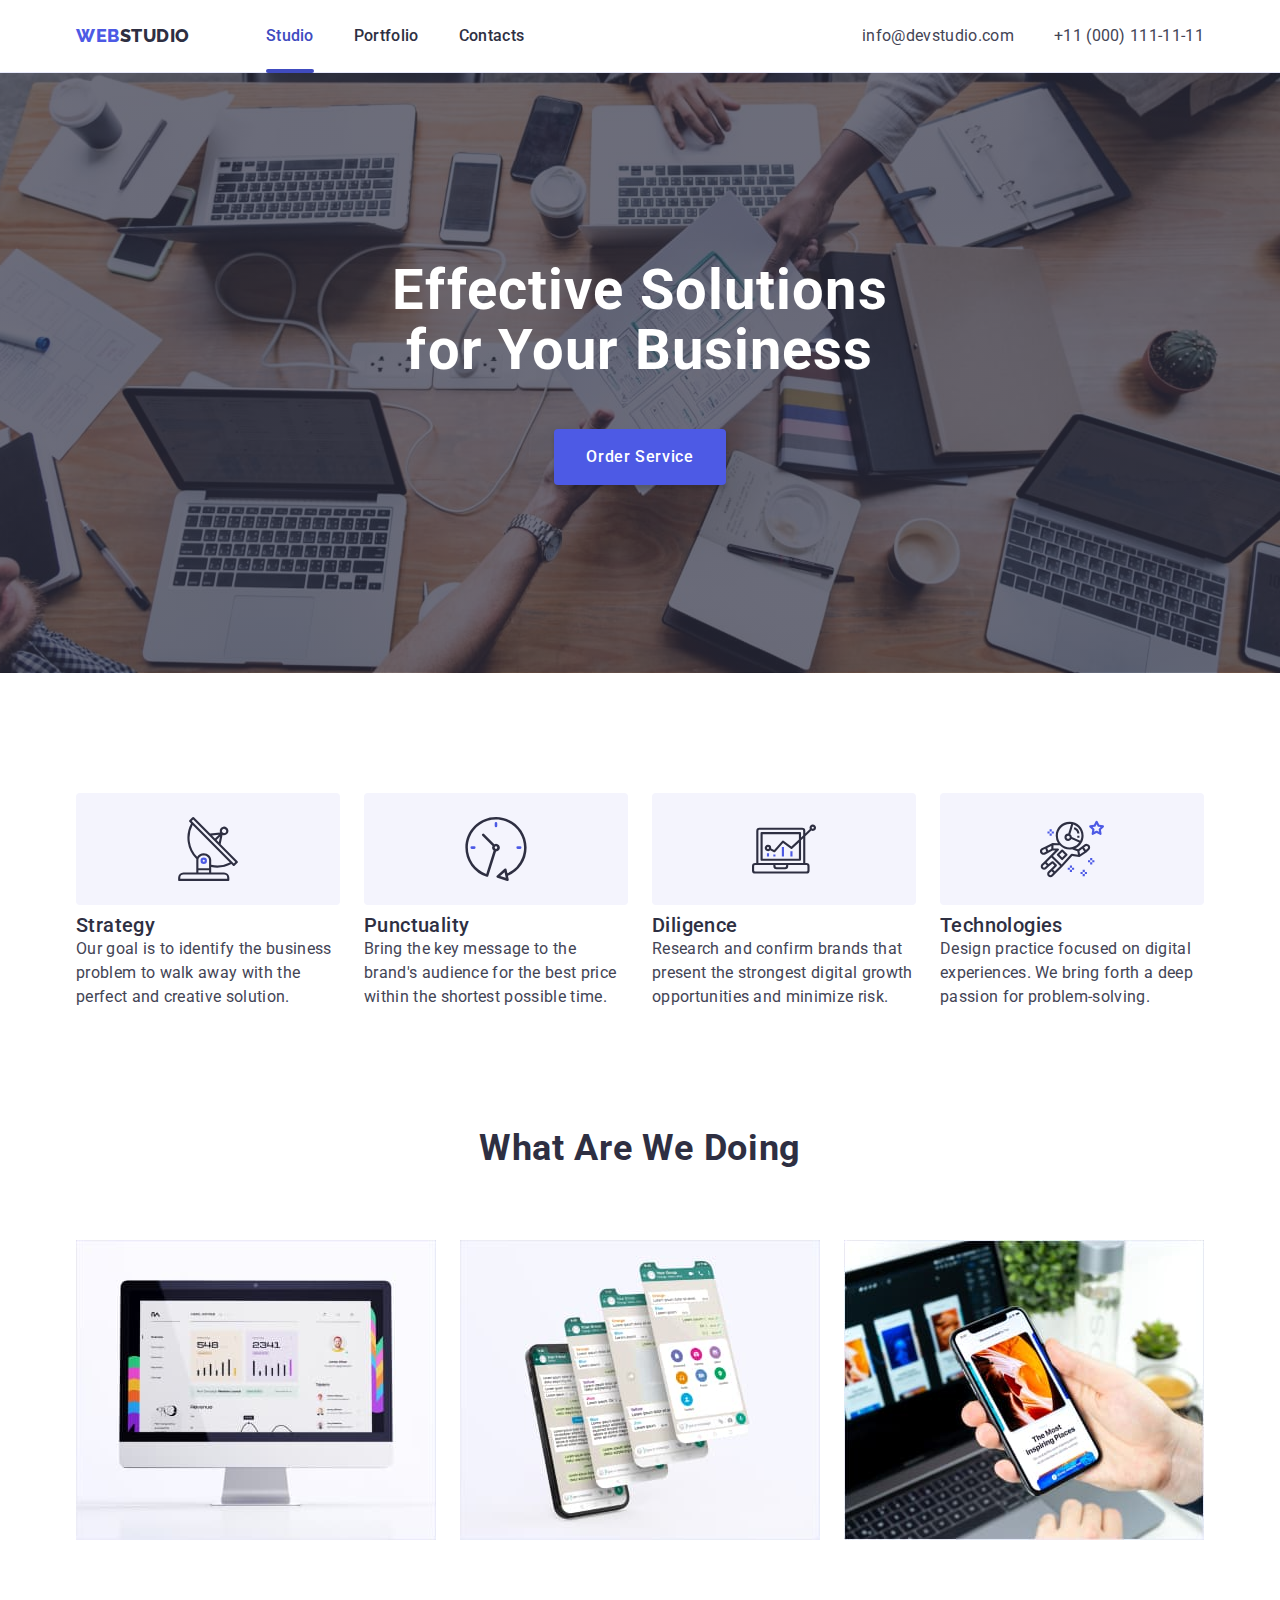
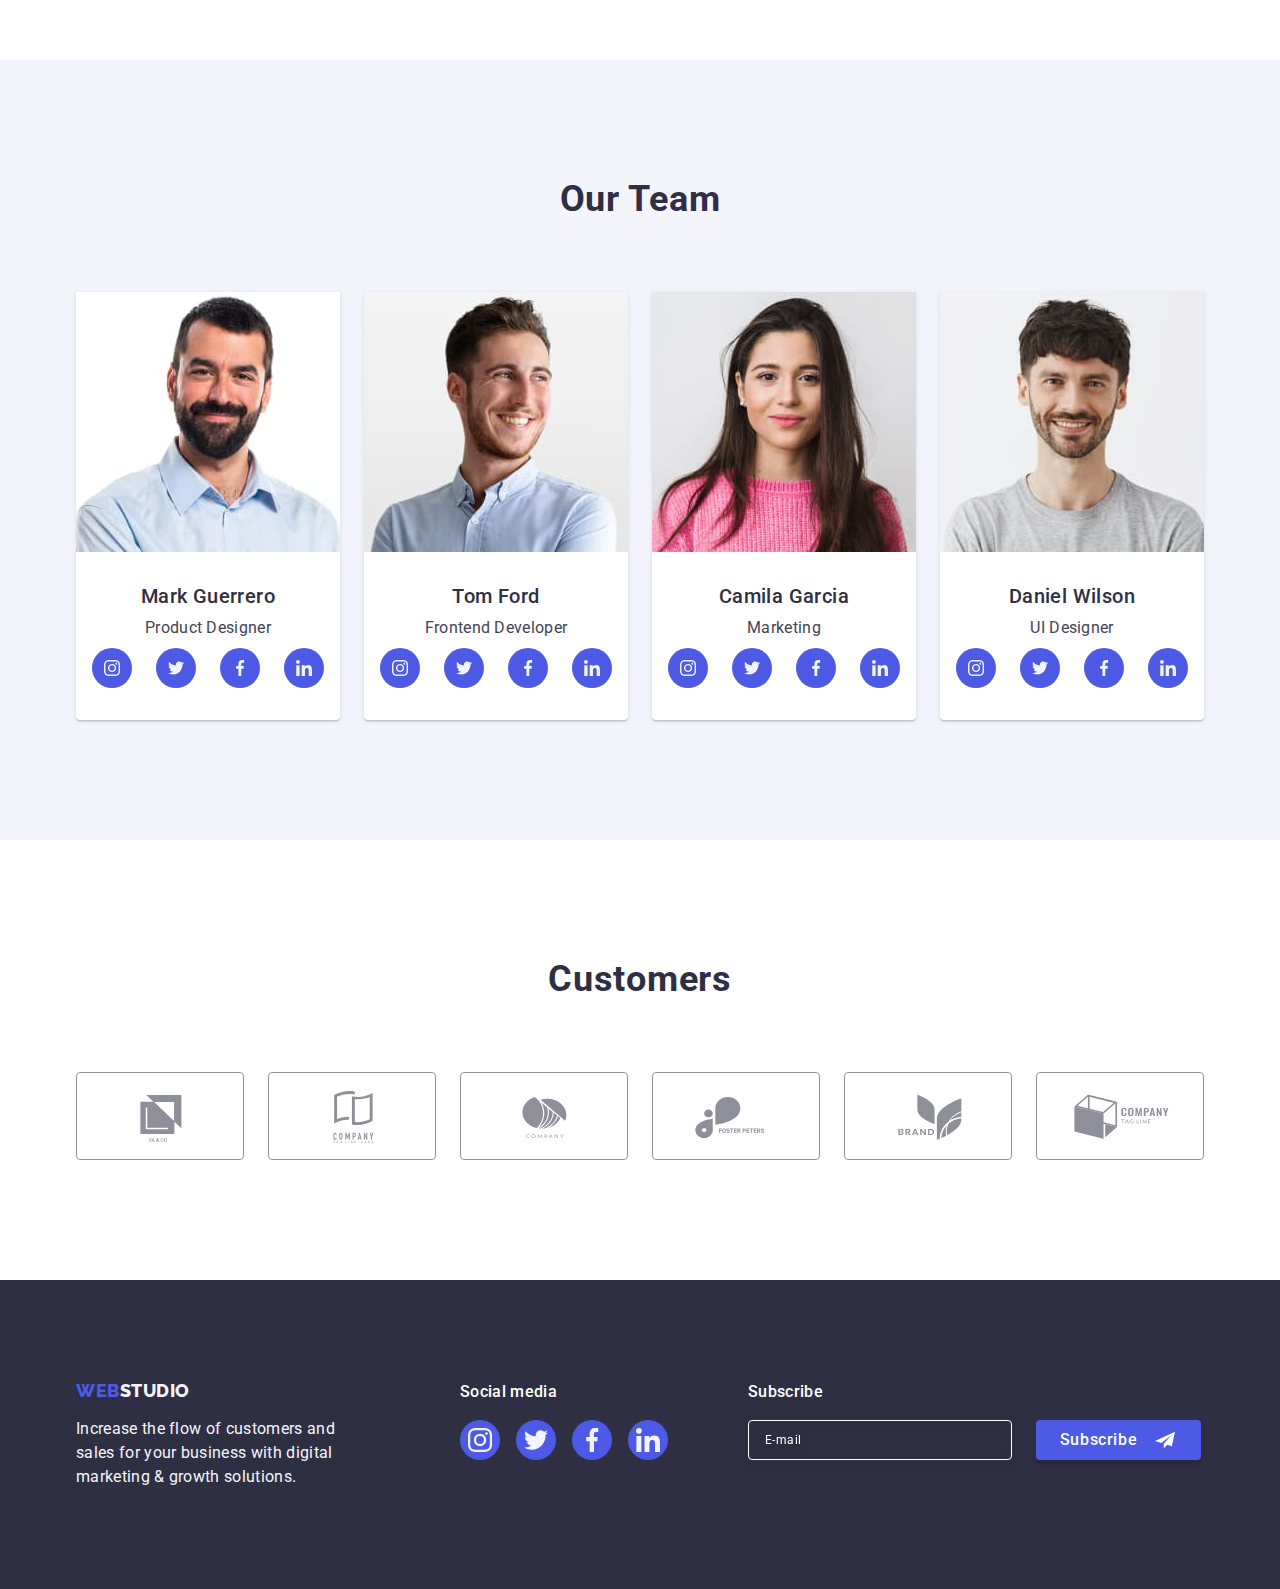
<file: index.html>
<!DOCTYPE html>
<html lang="en">
  <head>
    <meta charset="UTF-8" />
    <meta http-equiv="X-UA-Compatible" content="IE=edge" />
    <meta name="viewport" content="width=device-width, initial-scale=1.0" />
    <link
      rel="stylesheet"
      href="https://cdnjs.cloudflare.com/ajax/libs/modern-normalize/1.0.0/modern-normalize.min.css"
    />
    <link rel="stylesheet" href="./css/styles.css" />
    <link rel="preconnect" href="https://fonts.googleapis.com" />
    <link rel="preconnect" href="https://fonts.gstatic.com" crossorigin />
    <link
      href="https://fonts.googleapis.com/css2?family=Raleway:wght@800&family=Roboto:wght@400;500;700&display=swap"
      rel="stylesheet"
    />
    <title>Document</title>
  </head>

  <body>
    <!-- Header-section -->

    <header class="header">
      <div class="header-items container">
        <nav class="header-nav">
          <a href="./index.html" class="logo link"
            >Web<span class="logo-studio">Studio</span>
          </a>
          <ul class="nav-list list">
            <li>
              <a href="./index.html" class="link nav-link active">Studio</a>
            </li>
            <li>
              <a href="./portfolio.html" class="link nav-link">Portfolio</a>
            </li>
            <li><a href="" class="link nav-link">Contacts</a></li>
          </ul>
        </nav>
        <address class="header-address">
          <ul class="address-list list">
            <li>
              <a href="mailto:info@devstudio.com" class="link address-link"
                >info@devstudio.com</a
              >
            </li>
            <li>
              <a href="tel:+110001111111" class="link address-link"
                >+11 (000) 111-11-11</a
              >
            </li>
          </ul>
        </address>
      </div>
    </header>
    <main>
      <!-- Hero -->

      <section class="hero">
        <div class="container">
          <h1 class="hero-title">Effective Solutions for Your Business</h1>
          <button type="button" class="hero-button" data-modal-open>
            Order Service
          </button>
        </div>
      </section>

      <!-- About-section -->

      <section class="about-section">
        <div class="container">
          <h2 class="visualy-hidden" hidden>About us</h2>
          <ul class="list about-section-list">
            <li class="about-section-paragraph">
              <div class="section-icon">
                <svg class="about-section-icon" width="64" height="64">
                  <use href="./images/icons.svg#icon-antenna"></use>
                </svg>
              </div>
              <h3 class="about-item-title">Strategy</h3>
              <p class="text">
                Our goal is to identify the business problem to walk away with
                the perfect and creative solution.
              </p>
            </li>
            <li class="about-section-paragraph">
              <div class="section-icon">
                <svg class="about-section-icon" width="64" height="64">
                  <use href="./images/icons.svg#icon-clock"></use>
                </svg>
              </div>
              <h3 class="about-item-title">Punctuality</h3>
              <p class="text">
                Bring the key message to the brand's audience for the best price
                within the shortest possible time.
              </p>
            </li>
            <li class="about-section-paragraph">
              <div class="section-icon">
                <svg class="about-section-icon" width="64" height="64">
                  <use href="./images/icons.svg#icon-diagram"></use>
                </svg>
              </div>
              <h3 class="about-item-title">Diligence</h3>
              <p class="text">
                Research and confirm brands that present the strongest digital
                growth opportunities and minimize risk.
              </p>
            </li>
            <li class="about-section-paragraph">
              <div class="section-icon">
                <svg class="about-section-icon" width="64" height="64">
                  <use href="./images/icons.svg#icon-astronaut"></use>
                </svg>
              </div>
              <h3 class="about-item-title">Technologies</h3>
              <p class="text">
                Design practice focused on digital experiences. We bring forth a
                deep passion for problem-solving.
              </p>
            </li>
          </ul>
        </div>
      </section>

      <!-- Portfolio -->

      <section class="portfolio-section">
        <div class="container">
          <h2 class="section-title">What are we doing</h2>
          <ul class="list portfolio-section-list">
            <li class="portfolio-section-card">
              <img
                src="./images/what-are-we-doing/img-1.jpg"
                alt="desktop"
                width="360"
                height="300"
              />
            </li>
            <li class="portfolio-section-card">
              <img
                src="./images/what-are-we-doing/img-2.jpg"
                alt="app-functions"
                width="360"
                height="300"
              />
            </li>
            <li class="portfolio-section-card">
              <img
                src="./images/what-are-we-doing/img-3.jpg"
                alt="optimization-of-the-web-version-for-the-phone-browser"
                width="360"
                height="300"
              />
            </li>
          </ul>
        </div>
      </section>

      <!-- Team-section -->

      <section class="team-section">
        <div class="container">
          <h2 class="section-title">Our Team</h2>
          <ul class="list team-section-list">
            <li class="team-item">
              <img
                src="./images/our-team/img-4.jpg"
                alt="product-designer"
                width="264"
                height="260"
              />
              <div class="team-member">
                <h3 class="team-card-title">Mark Guerrero</h3>
                <p class="text team-member-position">Product Designer</p>
                <ul class="socials list">
                  <li class="socials-item">
                    <a href="" class="socials-link" aria-label="icon-instagram">
                      <svg class="team-member-socials" width="16" height="16">
                        <use href="./images/icons.svg#icon-instagram"></use>
                      </svg>
                    </a>
                  </li>
                  <li class="socials-item">
                    <a href="" class="socials-link" aria-label="icon-twitter">
                      <svg class="team-member-socials" width="16" height="16">
                        <use href="./images/icons.svg#icon-twitter"></use>
                      </svg>
                    </a>
                  </li>
                  <li class="socials-item">
                    <a href="" class="socials-link" aria-label="icon-facebook">
                      <svg class="team-member-socials" width="16" height="16">
                        <use href="./images/icons.svg#icon-facebook"></use>
                      </svg>
                    </a>
                  </li>
                  <li class="socials-item">
                    <a href="" class="socials-link" aria-label="icon-linkedin">
                      <svg class="team-member-socials" width="16" height="16">
                        <use href="./images/icons.svg#icon-linkedin"></use>
                      </svg>
                    </a>
                  </li>
                </ul>
              </div>
            </li>
            <li class="team-item">
              <img
                src="./images/our-team/img-5.jpg"
                alt="tom-ford"
                width="264"
                height="260"
              />
              <div class="team-member">
                <h3 class="team-card-title">Tom Ford</h3>
                <p class="text team-member-position">Frontend Developer</p>
                <ul class="socials list">
                  <li class="socials-item">
                    <a href="" class="socials-link" aria-label="icon-instagram">
                      <svg class="team-member-socials" width="16" height="16">
                        <use href="./images/icons.svg#icon-instagram"></use>
                      </svg>
                    </a>
                  </li>
                  <li class="socials-item">
                    <a href="" class="socials-link" aria-label="icon-twitter">
                      <svg class="team-member-socials" width="16" height="16">
                        <use href="./images/icons.svg#icon-twitter"></use>
                      </svg>
                    </a>
                  </li>
                  <li class="socials-item">
                    <a href="" class="socials-link" aria-label="icon-facebook">
                      <svg class="team-member-socials" width="16" height="16">
                        <use href="./images/icons.svg#icon-facebook"></use>
                      </svg>
                    </a>
                  </li>
                  <li class="socials-item">
                    <a href="" class="socials-link" aria-label="icon-linkedin">
                      <svg class="team-member-socials" width="16" height="16">
                        <use href="./images/icons.svg#icon-linkedin"></use>
                      </svg>
                    </a>
                  </li>
                </ul>
              </div>
            </li>
            <li class="team-item">
              <img
                src="./images/our-team/img-6.jpg"
                alt="camila-garcia"
                width="264"
                height="260"
              />
              <div class="team-member">
                <h3 class="team-card-title">Camila Garcia</h3>
                <p class="text team-member-position">Marketing</p>
                <ul class="socials list">
                  <li class="socials-item">
                    <a href="" class="socials-link" aria-label="icon-instagram">
                      <svg class="team-member-socials" width="16" height="16">
                        <use href="./images/icons.svg#icon-instagram"></use>
                      </svg>
                    </a>
                  </li>
                  <li class="socials-item">
                    <a href="" class="socials-link" aria-label="icon-twitter">
                      <svg class="team-member-socials" width="16" height="16">
                        <use href="./images/icons.svg#icon-twitter"></use>
                      </svg>
                    </a>
                  </li>
                  <li class="socials-item">
                    <a href="" class="socials-link" aria-label="icon-facebook">
                      <svg class="team-member-socials" width="16" height="16">
                        <use href="./images/icons.svg#icon-facebook"></use>
                      </svg>
                    </a>
                  </li>
                  <li class="socials-item">
                    <a href="" class="socials-link" aria-label="icon-linkedin">
                      <svg class="team-member-socials" width="16" height="16">
                        <use href="./images/icons.svg#icon-linkedin"></use>
                      </svg>
                    </a>
                  </li>
                </ul>
              </div>
            </li>
            <li class="team-item">
              <img
                src="./images/our-team/img-7.jpg"
                alt="daniel-wilson"
                width="264"
                height="260"
              />
              <div class="team-member">
                <h3 class="team-card-title">Daniel Wilson</h3>
                <p class="text team-member-position">UI Designer</p>
                <ul class="socials list">
                  <li class="socials-item">
                    <a href="" class="socials-link" aria-label="icon-instagram">
                      <svg class="team-member-socials" width="16" height="16">
                        <use href="./images/icons.svg#icon-instagram"></use>
                      </svg>
                    </a>
                  </li>
                  <li class="socials-item">
                    <a href="" class="socials-link" aria-label="icon-twitter">
                      <svg class="team-member-socials" width="16" height="16">
                        <use href="./images/icons.svg#icon-twitter"></use>
                      </svg>
                    </a>
                  </li>
                  <li class="socials-item">
                    <a href="" class="socials-link" aria-label="icon-facebook">
                      <svg class="team-member-socials" width="16" height="16">
                        <use href="./images/icons.svg#icon-facebook"></use>
                      </svg>
                    </a>
                  </li>
                  <li class="socials-item">
                    <a href="" class="socials-link" aria-label="icon-linkedin">
                      <svg class="team-member-socials" width="16" height="16">
                        <use href="./images/icons.svg#icon-linkedin"></use>
                      </svg>
                    </a>
                  </li>
                </ul>
              </div>
            </li>
          </ul>
        </div>
      </section>

      <!-- Customers -->

      <section class="customers">
        <div class="container">
          <h2 class="section-title">Customers</h2>
          <ul class="customers-list list">
            <li class="customers-list-item">
              <a href="" class="customers-item-link">
                <svg class="customers-icon" width="104" height="56">
                  <use href="./images/icons.svg#icon-Logo-1"></use>
                </svg>
              </a>
            </li>
            <li class="customers-list-item">
              <a href="" class="customers-item-link">
                <svg class="customers-icon" width="104" height="56">
                  <use href="./images/icons.svg#icon-Logo-2"></use>
                </svg>
              </a>
            </li>
            <li class="customers-list-item">
              <a href="" class="customers-item-link">
                <svg class="customers-icon" width="104" height="56">
                  <use href="./images/icons.svg#icon-Logo-3"></use>
                </svg>
              </a>
            </li>
            <li class="customers-list-item">
              <a href="" class="customers-item-link">
                <svg class="customers-icon" width="104" height="56">
                  <use href="./images/icons.svg#icon-Logo-4"></use>
                </svg>
              </a>
            </li>
            <li class="customers-list-item">
              <a href="" class="customers-item-link">
                <svg class="customers-icon" width="104" height="56">
                  <use href="./images/icons.svg#icon-Logo-5"></use>
                </svg>
              </a>
            </li>
            <li class="customers-list-item">
              <a href="" class="customers-item-link">
                <svg class="customers-icon" width="104" height="56">
                  <use href="./images/icons.svg#icon-Logo-6"></use>
                </svg>
              </a>
            </li>
          </ul>
        </div>
      </section>
    </main>

    <!-- Footer -->

    <footer class="footer">
      <div class="footer-container container">
        <div class="footer-logo-text">
          <a href="./index.html" class="footer-logo link"
            >Web<span class="footer-logo-studio">Studio</span></a
          >
          <p class="text footer-text">
            Increase the flow of customers and sales for your business with
            digital marketing & growth solutions.
          </p>
        </div>
        <!-- Footer Socials -->
        <div class="footer-social-list">
          <p class="text footer-social-media-text">Social media</p>
          <ul class="footer-icons-list list">
            <li class="social-item">
              <a href="" class="footer-social-link">
                <svg class="footer-icons" width="24" height="24">
                  <use href="./images/icons.svg#icon-instagram"></use>
                </svg>
              </a>
            </li>
            <li class="social-item">
              <a href="" class="footer-social-link">
                <svg class="footer-icons" width="24" height="24">
                  <use href="./images/icons.svg#icon-twitter"></use>
                </svg>
              </a>
            </li>
            <li class="social-item">
              <a href="" class="footer-social-link">
                <svg class="footer-icons" width="24" height="24">
                  <use href="./images/icons.svg#icon-facebook"></use>
                </svg>
              </a>
            </li>
            <li class="social-item">
              <a href="" class="footer-social-link">
                <svg class="footer-icons" width="24" height="24">
                  <use href="./images/icons.svg#icon-linkedin"></use>
                </svg>
              </a>
            </li>
          </ul>
        </div>
        <!-- Footer Subscribe -->
        <div class="footer-subscribe">
          <p class="footer-subscribe-subtitle">Subscribe</p>
          <form class="footer-subscribe-form">
            <label class="footer-subscribe-label">
              <input
                class="footer-subscribe-input"
                type="email"
                name="email"
                placeholder="E-mail"
              />
            </label>
            <button class="footer-subscribe-btn">
              Subscribe
              <svg class="footer-subscribe-icon" width="24" height="20">
                <use href="./images/icons.svg#icon-footer-subscribe-icon"></use>
              </svg>
            </button>
          </form>
        </div>
      </div>
    </footer>

    <!-- Modal window -->
    <div class="backdrop is-hidden" data-modal>
      <div class="modal">
        <button type="button" class="modal-close-btn" data-modal-close>
          <svg class="modal-close-icon" width="8" height="8">
            <use href="./images/icons.svg#icon-modal-close-icon"></use>
          </svg>
        </button>

        <strong class="modal-title"
          >Leave your contacts and we will call you back</strong
        >
        <form class="modal-form form" name="modal-form">
          <label class="form-label" for="modal-name">
            <span class="form-label-title">Name</span>

            <input
              class="form-field"
              type="text"
              name="modal-name"
              id="modal-name"
            />
            <svg class="form-icon" width="18" height="24">
              <use href="./images/icons.svg#icon-person-black-1"></use>
            </svg>
          </label>

          <label class="form-label" for="modal-phone"
            ><span class="form-label-title">Phone</span>

            <input
              class="form-field"
              type="text"
              name="modal-phone"
              id="modal-phone"
            />
            <svg class="form-icon" width="18" height="24">
              <use href="./images/icons.svg#icon-phone-black"></use>
            </svg>
          </label>

          <label class="form-label" for="modal-email"
            ><span class="form-label-title">Email</span>

            <input
              class="form-field"
              type="text"
              name="modal-email"
              id="modal-email"
            />
            <svg class="form-icon" width="18" height="24">
              <use href="./images/icons.svg#icon-email-black"></use>
            </svg>
          </label>

          <label class="form-label" for="modal-comment"
            ><span class="form-label-title">Comment</span>
            <textarea
              class="form-label-textarea"
              name="modal-comment"
              id="modal-comment"
              rows="5"
              placeholder="Text input"
            ></textarea>
          </label>
          <label class="form-check">
            <input
              class="form-check-input"
              type="checkbox"
              name="modal-agreement"
            />
            <span class="form-check-text"
              >I accept the terms and conditions of the
              <a href="" class="form-check-policy">Privacy Policy</a></span
            >
          </label>
          <button class="modal-submit-btn" type="submit">Send</button>
        </form>
      </div>
    </div>
    <script src="./js/modal.js"></script>
  </body>
</html>
</file>
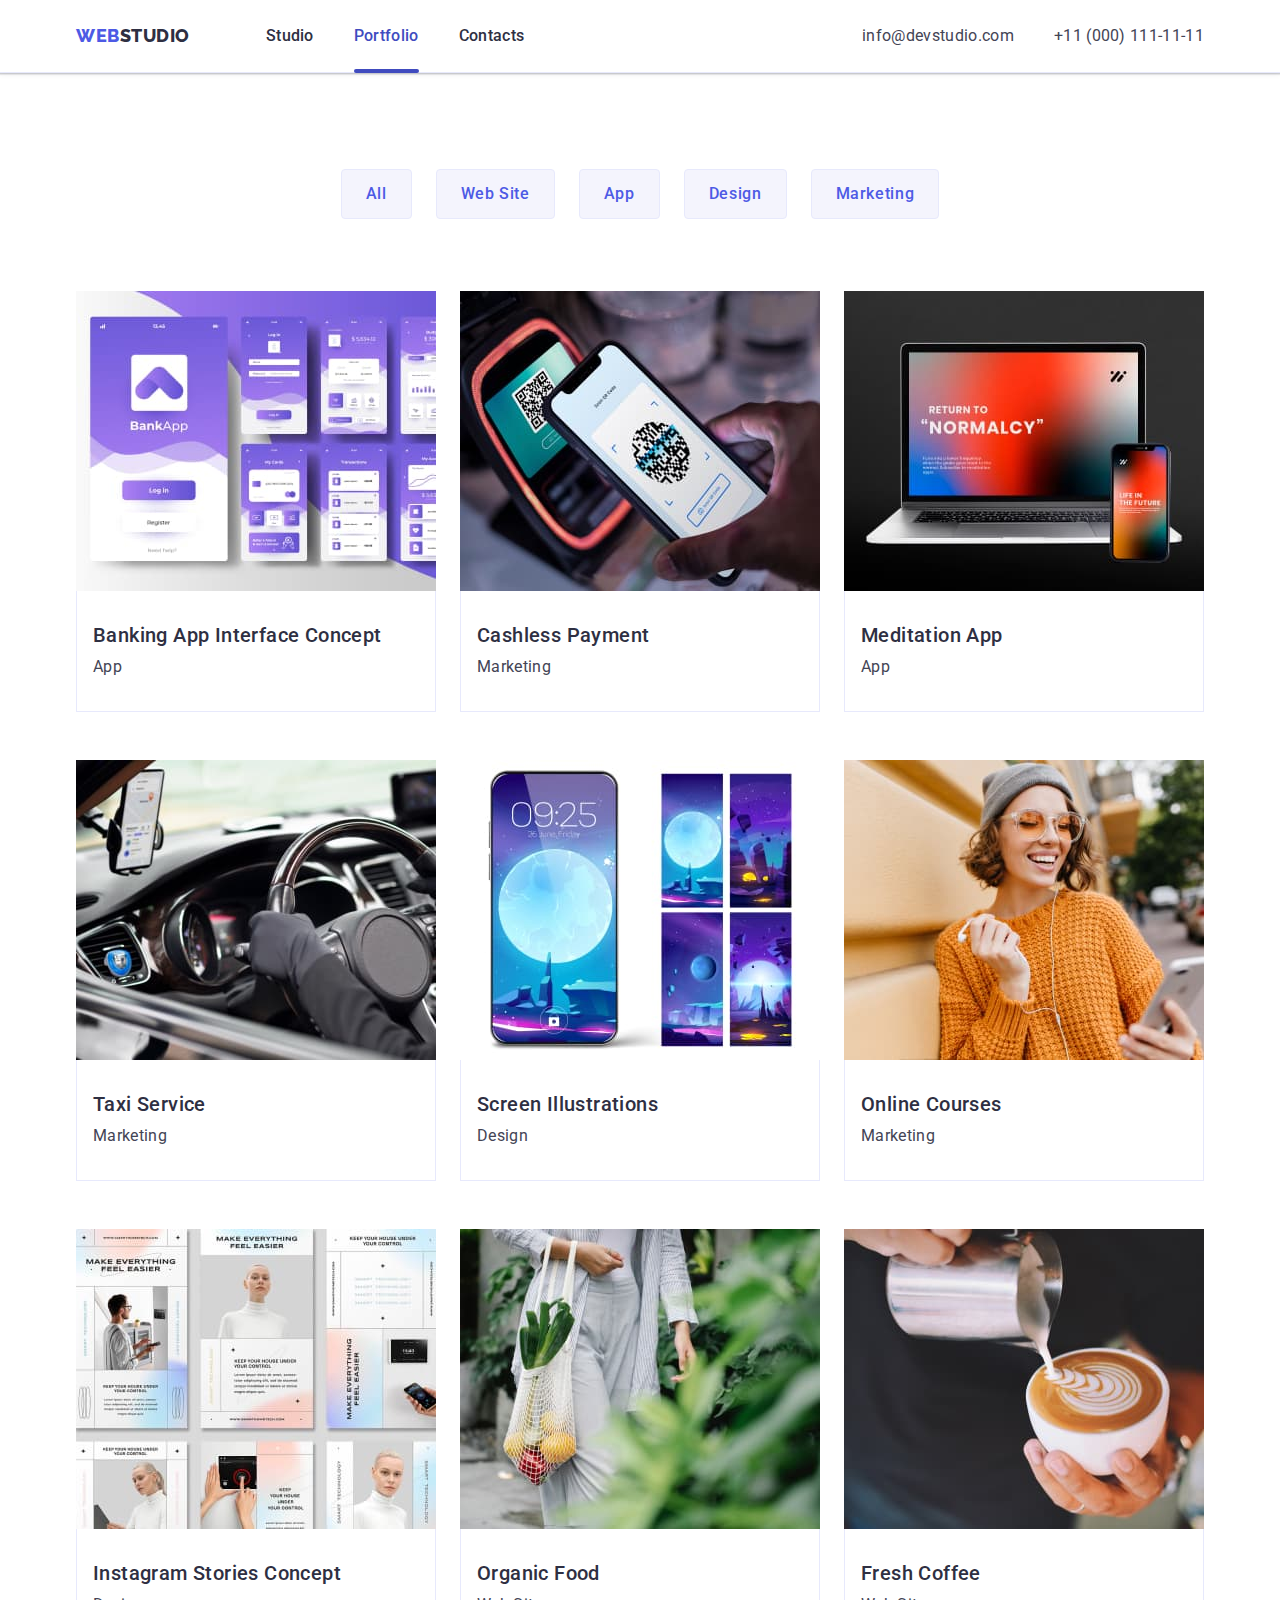
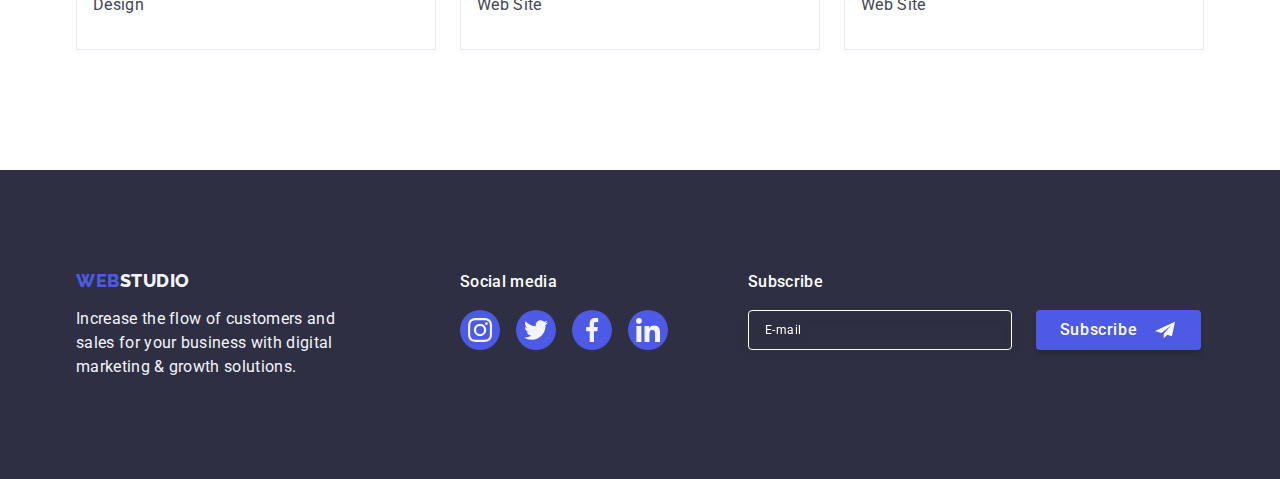
<file: portfolio.html>
<!DOCTYPE html>
<html lang="en">
  <head>
    <meta charset="UTF-8" />
    <meta http-equiv="X-UA-Compatible" content="IE=edge" />
    <meta name="viewport" content="width=device-width, initial-scale=1.0" />
    <link
      rel="stylesheet"
      href="https://cdnjs.cloudflare.com/ajax/libs/modern-normalize/1.0.0/modern-normalize.min.css"
    />
    <link rel="stylesheet" href="./css/styles.css" />
    <link rel="preconnect" href="https://fonts.googleapis.com" />
    <link rel="preconnect" href="https://fonts.gstatic.com" crossorigin />
    <link
      href="https://fonts.googleapis.com/css2?family=Raleway:wght@800&family=Roboto:wght@400;500;700;900&display=swap"
      rel="stylesheet"
    />
    <title>Document</title>
  </head>
  <body>
    <!-- Header-section -->

    <header class="header">
      <div class="header-items container">
        <nav class="header-nav">
          <a href="./index.html" class="logo link"
            >Web<span class="logo-studio">Studio</span>
          </a>
          <ul class="nav-list list">
            <li><a href="./index.html" class="link nav-link">Studio</a></li>
            <li>
              <a href="./portfolio.html" class="link nav-link active"
                >Portfolio</a
              >
            </li>
            <li><a href="" class="link nav-link">Contacts</a></li>
          </ul>
        </nav>
        <address class="header-address">
          <ul class="address-list list">
            <li>
              <a href="mailto:info@devstudio.com" class="link address-link"
                >info@devstudio.com</a
              >
            </li>
            <li>
              <a href="tel:+110001111111" class="link address-link"
                >+11 (000) 111-11-11</a
              >
            </li>
          </ul>
        </address>
      </div>
    </header>

    <main>
      <!-- Filter Buttons -->

      <section class="filter-button-section">
        <div class="container">
          <h1 hidden>Portfolio</h1>

          <ul class="list filter-button-list">
            <li><button type="button" class="filter-btn">All</button></li>
            <li>
              <button type="button" class="filter-btn">Web Site</button>
            </li>
            <li><button type="button" class="filter-btn">App</button></li>
            <li><button type="button" class="filter-btn">Design</button></li>
            <li>
              <button type="button" class="filter-btn">Marketing</button>
            </li>
          </ul>

          <ul class="list portfolio-card-list">
            <li class="portfolio-card-item">
              <a href="" class="link portfolio-link">
                <div class="portfolio-thumb">
                  <img
                    src="./images/row-1-pc-1-img-1.jpg"
                    alt="banking-app-interface-concept"
                    width="360"
                    height="300"
                  />
                  <!-- <div class="overlay"> -->
                  <p class="overlay-text">
                    14 Stylish and User-Friendly App Design Concepts · Task
                    Manager App · Calorie Tracker App · Exotic Fruit Ecommerce
                    App · Cloud Storage App
                  </p>
                  <!-- </div> -->
                </div>
                <div class="card-item-link">
                  <h2 class="portfolio-item-title">
                    Banking App Interface Concept
                  </h2>
                  <p class="text card-text">App</p>
                </div>
              </a>
            </li>

            <li class="portfolio-card-item">
              <a href="" class="link portfolio-link">
                <div class="portfolio-thumb">
                  <img
                    src="./images/row-1-pc-2-img-2.jpg"
                    alt="cachless-payment"
                    width="360"
                    height="300"
                  />
                  <!-- <div class="overlay"> -->
                  <p class="overlay-text">
                    14 Stylish and User-Friendly App Design Concepts · Task
                    Manager App · Calorie Tracker App · Exotic Fruit Ecommerce
                    App · Cloud Storage App
                  </p>
                  <!-- </div> -->
                </div>
                <div class="card-item-link">
                  <h2 class="portfolio-item-title">Cashless Payment</h2>
                  <p class="text card-text">Marketing</p>
                </div>
              </a>
            </li>
            <li class="portfolio-card-item">
              <a href="" class="link portfolio-link">
                <div class="portfolio-thumb">
                  <img
                    src="./images/row-1-pc-3-img-3.jpg"
                    alt="meditation-app"
                    width="360"
                    height="300"
                  />
                  <!-- <div class="overlay"> -->
                  <p class="overlay-text">
                    14 Stylish and User-Friendly App Design Concepts · Task
                    Manager App · Calorie Tracker App · Exotic Fruit Ecommerce
                    App · Cloud Storage App
                  </p>
                  <!-- </div> -->
                </div>
                <div class="card-item-link">
                  <h2 class="portfolio-item-title">Meditation App</h2>
                  <p class="text card-text">App</p>
                </div>
              </a>
            </li>
            <li class="portfolio-card-item">
              <a href="" class="link portfolio-link">
                <div class="portfolio-thumb">
                  <img
                    src="./images/row-2-pc-1-img-1.jpg"
                    alt="taxi-service"
                    width="360"
                    height="300"
                  />
                  <!-- <div class="overlay"> -->
                  <p class="overlay-text">
                    14 Stylish and User-Friendly App Design Concepts · Task
                    Manager App · Calorie Tracker App · Exotic Fruit Ecommerce
                    App · Cloud Storage App
                  </p>
                  <!-- </div> -->
                </div>
                <div class="card-item-link">
                  <h2 class="portfolio-item-title">Taxi Service</h2>
                  <p class="text card-text">Marketing</p>
                </div>
              </a>
            </li>
            <li class="portfolio-card-item">
              <a href="" class="link portfolio-link">
                <div class="portfolio-thumb">
                  <img
                    src="./images/row-2-pc-2-img-2.jpg"
                    alt="screen-illustrations"
                    width="360"
                    height="300"
                  />
                  <!-- <div class="overlay"> -->
                  <p class="overlay-text">
                    14 Stylish and User-Friendly App Design Concepts · Task
                    Manager App · Calorie Tracker App · Exotic Fruit Ecommerce
                    App · Cloud Storage App
                  </p>
                  <!-- </div> -->
                </div>
                <div class="card-item-link">
                  <h2 class="portfolio-item-title">Screen Illustrations</h2>
                  <p class="text card-text">Design</p>
                </div>
              </a>
            </li>
            <li class="portfolio-card-item">
              <a href="" class="link portfolio-link">
                <div class="portfolio-thumb">
                  <img
                    src="./images/row-2-pc-3-img-3.jpg"
                    alt="online-courses"
                    width="360"
                    height="300"
                  />
                  <!-- <div class="overlay"> -->
                  <p class="overlay-text">
                    14 Stylish and User-Friendly App Design Concepts · Task
                    Manager App · Calorie Tracker App · Exotic Fruit Ecommerce
                    App · Cloud Storage App
                  </p>
                  <!-- </div> -->
                </div>
                <div class="card-item-link">
                  <h2 class="portfolio-item-title">Online Courses</h2>
                  <p class="text card-text">Marketing</p>
                </div>
              </a>
            </li>
            <li class="portfolio-card-item">
              <a href="" class="link portfolio-link">
                <div class="portfolio-thumb">
                  <img
                    src="./images/row-3-pc-1-img-1.jpg"
                    alt="instagram-stories-concept"
                    width="360"
                    height="300"
                  />
                  <!-- <div class="overlay"> -->
                  <p class="overlay-text">
                    14 Stylish and User-Friendly App Design Concepts · Task
                    Manager App · Calorie Tracker App · Exotic Fruit Ecommerce
                    App · Cloud Storage App
                  </p>
                  <!-- </div> -->
                </div>
                <div class="card-item-link">
                  <h2 class="portfolio-item-title">
                    Instagram Stories Concept
                  </h2>
                  <p class="text card-text">Design</p>
                </div>
              </a>
            </li>
            <li class="portfolio-card-item">
              <a href="" class="link portfolio-link">
                <div class="portfolio-thumb">
                  <img
                    src="./images/row-3-pc-2-img-2.jpg"
                    alt="organic-food"
                    width="360"
                    height="300"
                  />
                  <!-- <div class="overlay"> -->
                  <p class="overlay-text">
                    14 Stylish and User-Friendly App Design Concepts · Task
                    Manager App · Calorie Tracker App · Exotic Fruit Ecommerce
                    App · Cloud Storage App
                  </p>
                  <!-- </div> -->
                </div>
                <div class="card-item-link">
                  <h2 class="portfolio-item-title">Organic Food</h2>
                  <p class="text card-text">Web Site</p>
                </div>
              </a>
            </li>
            <li class="portfolio-card-item">
              <a href="" class="link portfolio-link">
                <div class="portfolio-thumb">
                  <img
                    src="./images/row-3-pc-3-img-3.jpg"
                    alt="fresh-coffee"
                    width="360"
                    height="300"
                  />
                  <!-- <div class="overlay"> -->
                  <p class="overlay-text">
                    14 Stylish and User-Friendly App Design Concepts · Task
                    Manager App · Calorie Tracker App · Exotic Fruit Ecommerce
                    App · Cloud Storage App
                  </p>
                  <!-- </div> -->
                </div>
                <div class="card-item-link">
                  <h2 class="portfolio-item-title">Fresh Coffee</h2>
                  <p class="text card-text">Web Site</p>
                </div>
              </a>
            </li>
          </ul>
        </div>
      </section>
    </main>

    <!-- Footer -->

    <footer class="footer">
      <div class="footer-container container">
        <div class="footer-logo-text">
          <a href="./index.html" class="footer-logo link"
            >Web<span class="footer-logo-studio">Studio</span></a
          >
          <p class="text footer-text">
            Increase the flow of customers and sales for your business with
            digital marketing & growth solutions.
          </p>
        </div>
        <!-- Footer Socials -->
        <div class="footer-social-list">
          <p class="text footer-social-media-text">Social media</p>
          <ul class="footer-icons-list list">
            <li class="social-item">
              <a href="" class="footer-social-link">
                <svg class="footer-icons" width="24" height="24">
                  <use href="./images/icons.svg#icon-instagram"></use>
                </svg>
              </a>
            </li>
            <li class="social-item">
              <a href="" class="footer-social-link">
                <svg class="footer-icons" width="24" height="24">
                  <use href="./images/icons.svg#icon-twitter"></use>
                </svg>
              </a>
            </li>
            <li class="social-item">
              <a href="" class="footer-social-link">
                <svg class="footer-icons" width="24" height="24">
                  <use href="./images/icons.svg#icon-facebook"></use>
                </svg>
              </a>
            </li>
            <li class="social-item">
              <a href="" class="footer-social-link">
                <svg class="footer-icons" width="24" height="24">
                  <use href="./images/icons.svg#icon-linkedin"></use>
                </svg>
              </a>
            </li>
          </ul>
        </div>
        <!-- Footer Subscribe -->
        <div class="footer-subscribe">
          <p class="footer-subscribe-subtitle">Subscribe</p>
          <form class="footer-subscribe-form">
            <label class="footer-subscribe-label">
              <input
                class="footer-subscribe-input"
                type="email"
                name="email"
                placeholder="E-mail"
              />
            </label>
            <button class="footer-subscribe-btn">
              Subscribe
              <svg class="footer-subscribe-icon" width="24" height="20">
                <use href="./images/icons.svg#icon-footer-subscribe-icon"></use>
              </svg>
            </button>
          </form>
        </div>
      </div>
    </footer>
  </body>
</html>
</file>
<file: css/styles.css>
*,
*::before,
*::after {
  box-sizing: border-box;
}

:root {
  /* Colors */

  --button-bgc: #4d5ae5;
  --accent-color: #404bbf;
  --dark-color: #2e2f42;
  --text-color: #434455;
  --frame-icon-color: #8e8f99;
  --white-color: #ffffff;
  --light-bgc: #f4f4fd;
  --hairlines: #e7e9fc;
  --modal-bgc: #fcfcfc;
  --green: #31d0aa;

  /* Other */

  --modal-idx: 100;
}

body {
  font-family: "Roboto", sans-serif;
  background-color: var(--white-color);
  color: var(--text-color);
}

h1,
h2,
h3,
p {
  margin: 0;
}
.link {
  text-decoration: none;
}

.list {
  list-style: none;
  padding: 0;
  margin: 0;
}

.text {
  font-size: 16px;
  line-height: 1.5;
  letter-spacing: 0.02em;
  color: var(--text-color);
  margin: 0;
}

.section-title {
  font-weight: 700;
  font-size: 36px;
  line-height: 1.1;
  text-align: center;
  letter-spacing: 0.02em;
  text-transform: capitalize;
  color: var(--dark-color);
  margin-bottom: 72px;
}

img {
  display: block;
  max-width: 100%;
  height: auto;
}

/* HEADER */

.header {
  border-bottom: 1px solid;
  border-bottom-color: var(--hairlines);
  box-shadow: 0px 2px 1px rgba(46, 47, 66, 0.08),
    0px 1px 1px rgba(46, 47, 66, 0.16), 0px 1px 6px rgba(46, 47, 66, 0.08);
}

.header-items {
  display: flex;
  align-items: center;
}

.container {
  width: 1158px;
  margin: 0 auto;
  padding: 0 15px;
}

.header-nav {
  display: flex;
  align-items: center;
}

.logo {
  display: flex;
  font-family: "Raleway", sans-serif;
  font-weight: 800;
  font-size: 18px;
  line-height: 1.17;
  letter-spacing: 0.03em;
  text-transform: uppercase;
  color: var(--button-bgc);
  align-items: center;
  margin-right: 76px;
}

.logo-studio {
  color: var(--dark-color);
}

.nav-list {
  display: flex;
  gap: 40px;
  align-items: center;
}

.nav-link {
  display: block;
  position: relative;
  font-weight: 500;
  font-size: 16px;
  line-height: 1.5;
  color: var(--dark-color);
  letter-spacing: 0.02em;
  padding: 24px 0;

  transition: color 250ms cubic-bezier(0.4, 0, 0.2, 1);
}

.nav-link.active {
  color: var(--accent-color);
}
.nav-link:hover,
.nav-link:focus,
.address-link:hover,
.address-link:focus {
  color: var(--accent-color);
}

.nav-link::after {
  display: block;
  position: absolute;
  content: "";
  bottom: -1px;
  left: 0;
  width: 100%;
  height: 4px;
  border-radius: 2px;
}

.nav-link.active::after {
  content: "";
  background-color: var(--accent-color);
}

.header-address {
  display: flex;
  font-style: normal;
  margin-left: auto;
}

.address-list {
  display: flex;
  gap: 40px;
}

.address-link {
  font-size: 16px;
  line-height: 1.5;
  letter-spacing: 0.02em;
  color: var(--text-color);
  transition: color 250ms cubic-bezier(0.4, 0, 0.2, 1);
}

.address-link:hover,
.address-link:focus {
  color: var(--accent-color);
}

/* HERO SECTION */

.hero {
  max-width: 1440px;

  background-color: var(--dark-color);
  margin: 0 auto;
  padding: 188px 0;
  background: linear-gradient(rgba(46, 47, 66, 0.7), rgba(46, 47, 66, 0.7)),
    url(../images/background-image-hero/bgi-image-hero.jpg);
  background-repeat: no-repeat;
  background-position: center;
  background-size: cover;
}

.hero-title {
  font-weight: 700;
  font-size: 56px;
  line-height: 1.07;
  max-width: 496px;
  text-align: center;
  letter-spacing: 0.02em;
  color: var(--white-color);
  margin: 0 auto;
}

.hero-button {
  display: block;
  min-width: 169px;
  height: 56px;
  background-color: var(--button-bgc);
  color: var(--white-color);
  font-family: inherit;
  font-weight: 500;
  font-size: 16px;
  line-height: 1.5;
  letter-spacing: 0.04em;
  cursor: pointer;
  box-shadow: 0px 4px 4px rgba(0, 0, 0, 0.15);
  border-radius: 4px;
  border: none;
  padding: 16px 32px;
  margin: 48px auto 0;

  transition: background-color 250ms cubic-bezier(0.4, 0, 0.2, 1);
}

.hero-button:hover,
.hero-button:focus {
  background-color: var(--accent-color);
}

/* ABOUT SECTION */

.about-section {
  min-width: 1128px;
  padding: 120px 0;
}

.about-section-list {
  display: flex;
  gap: 24px;
}

.about-section-paragraph {
  flex-basis: calc((100% - 72px) / 4);
}

.section-icon {
  display: flex;
  justify-content: center;
  align-items: center;
  background-color: var(--light-bgc);
  border-radius: 4px;
  width: 264px;
  height: 112px;
  margin-bottom: 8px;
}

.about-item-title {
  font-weight: 500;
  font-size: 20px;
  line-height: 1.2;
  letter-spacing: 0.02em;
  color: var(--dark-color);
}

/* PORTFOLIO SECTION */

.portfolio-section {
  padding-bottom: 120px;
}

.portfolio-section-list {
  display: flex;
  gap: 24px;
}

.portfolio-section-card {
  flex-basis: calc((100% - 48px) / 3);
}

/* TEAM SECTION */

.team-section {
  background-color: var(--light-bgc);
  padding: 120px 0;
}

.team-section-list {
  display: flex;
  gap: 24px;
}

.team-item {
  flex-basis: calc((100% - 3 * 24px) / 4);
  text-align: center;
  background-color: var(--white-color);
  box-shadow: 0px 1px 6px rgba(46, 47, 66, 0.08),
    0px 1px 1px rgba(46, 47, 66, 0.16), 0px 2px 1px rgba(46, 47, 66, 0.08);
  border-radius: 0px 0px 4px 4px;
}

.team-member {
  padding: 32px 0;
}

.team-card-title {
  font-weight: 500;
  font-size: 20px;
  line-height: 1.2;
  letter-spacing: 0.02em;
  color: var(--dark-color);
  text-align: center;
  margin-bottom: 8px;
}

.team-member-position {
  text-align: center;
  margin-bottom: 8px;
}

.socials {
  display: flex;
  justify-content: center;
  align-items: center;
  gap: 24px;
}

.socials-link {
  display: flex;
  justify-content: center;
  align-items: center;
  width: 40px;
  height: 40px;
  border-radius: 50%;
  background-color: var(--button-bgc);
  fill: var(--light-bgc);

  transition: background-color 250ms cubic-bezier(0.4, 0, 0.2, 1);
}

.socials-link:hover,
.socials-link:focus {
  background-color: var(--accent-color);
}

.customers {
  padding: 120px 0;
}

.customers-list {
  display: flex;
  justify-content: center;
  align-items: center;
  gap: 24px;
}

.customers-list-item {
  width: calc((100% - 120px) / 6);
  height: 88px;
}

.customers-item-link {
  display: flex;
  justify-content: center;
  align-items: center;
  border: 1px solid var(--frame-icon-color);
  border-radius: 4px;
  color: var(--frame-icon-color);
  width: 100%;
  height: 100%;

  transition: border-color 250ms cubic-bezier(0.4, 0, 0.2, 1),
    color 250ms cubic-bezier(0.4, 0, 0.2, 1);
}

.customers-item-link:hover,
.customers-item-link:focus {
  color: var(--accent-color);
  border-color: var(--accent-color);
}

.customers-icon {
  fill: currentColor;
}

/* FOOTER */

.footer {
  background-color: var(--dark-color);
  padding-top: 100px;
  padding-bottom: 100px;
}

.footer-container {
  display: flex;
  align-items: baseline;
}

.footer-logo-text {
  display: block;
  margin-right: 120px;
}

.footer-logo {
  display: inline-block;
  font-family: "Raleway", sans-serif;
  font-weight: 800;
  font-size: 18px;
  line-height: 1.17;
  letter-spacing: 0.03em;
  text-transform: uppercase;
  color: var(--button-bgc);
  margin-bottom: 16px;
}

.footer-logo-studio {
  color: var(--light-bgc);
}

.footer-text {
  max-width: 264px;
  color: var(--light-bgc);
}

.footer-social-media-text {
  font-weight: 500;
  font-size: 16px;
  line-height: 1.5;
  letter-spacing: 0.02em;
  color: var(--white-color);
  margin-bottom: 16px;
}

.footer-social-list {
  width: 208px;
}

.footer-icons-list {
  display: flex;
  gap: 16px;
  align-items: center;
}

.footer-social-link {
  display: flex;
  justify-content: center;
  align-items: center;
  width: 40px;
  height: 40px;
  border-radius: 50%;
  background-color: var(--button-bgc);

  transition: background-color 250ms cubic-bezier(0.4, 0, 0.2, 1);
}

.footer-social-link:hover,
.footer-social-link:focus {
  background-color: var(--green);
}

.footer-icons {
  fill: var(--light-bgc);
}

.footer-subscribe {
  margin-left: 80px;
}

.footer-subscribe-subtitle {
  font-weight: 500;
  font-size: 16px;
  line-height: 1.5;
  letter-spacing: 0.02em;
  color: var(--white-color);
  margin-bottom: 16px;
}

.footer-subscribe-form {
  display: flex;
}

.footer-subscribe-label {
  position: relative;
  width: 264px;
  height: 40px;
  margin-right: 24px;
}

.footer-subscribe-input {
  width: 100%;
  height: 100%;
  background-color: transparent;
  border: 1px solid var(--white-color);
  filter: drop-shadow(0px 4px 4px rgba(0, 0, 0, 0.15));
  border-radius: 4px;
  outline: transparent;
  color: var(--white-color);
  padding-left: 16px;
  font-size: 12px;
  line-height: 2;
  letter-spacing: 0.04em;
}

.footer-subscribe-input::placeholder {
  color: var(--white-color);
  font-size: 12px;
  line-height: 2;
  letter-spacing: 0.04em;
}

.footer-subscribe-btn {
  display: flex;
  justify-content: center;
  align-items: center;
  gap: 16px;
  min-width: 165px;
  height: 40px;
  background: #4d5ae5;
  border-radius: 4px;
  background-color: var(--button-bgc);
  color: var(--white-color);
  font-family: inherit;
  font-weight: 500;
  font-size: 16px;
  line-height: 1.5;
  letter-spacing: 0.04em;
  cursor: pointer;
  box-shadow: 0px 4px 4px rgba(0, 0, 0, 0.15);
  border: none;

  padding: 0;
  margin: 0;
  transition: background-color 250ms cubic-bezier(0.4, 0, 0.2, 1);
}

.footer-subscribe-btn:hover,
.footer-subscribe-btn:focus {
  background-color: var(--accent-color);
}

/* PORTFOLIO PAGE */

.filter-button-section {
  padding: 96px 0 120px;
}

.filter-button-list {
  display: flex;
  justify-content: center;
  gap: 24px;
  margin-bottom: 72px;
}

.filter-btn {
  padding: 12px 24px;
  background-color: var(--light-bgc);
  border: 1px solid var(--hairlines);
  border-radius: 4px;
  font-family: inherit;
  font-weight: 500;
  font-size: 16px;
  line-height: 1.5;
  letter-spacing: 0.04em;
  color: var(--button-bgc);
  cursor: pointer;
  justify-content: center;

  transition: color 250ms cubic-bezier(0.4, 0, 0.2, 1),
    background-color 250ms cubic-bezier(0.4, 0, 0.2, 1),
    border-color 250ms cubic-bezier(0.4, 0, 0.2, 1),
    box-shadow 250ms cubic-bezier(0.4, 0, 0.2, 1);
}

.filter-btn:hover,
.filter-btn:focus {
  background-color: var(--accent-color);
  box-shadow: 0px 3px 1px rgba(0, 0, 0, 0.1), 0px 2px 1px rgba(0, 0, 0, 0.08),
    0px 2px 2px rgba(0, 0, 0, 0.12);
  border-color: transparent;
  color: var(--white-color);
}

.portfolio-card-list {
  display: flex;
  flex-wrap: wrap;
  column-gap: 24px;
  row-gap: 48px;
}

.portfolio-card-item {
  width: calc((100% - 48px) / 3);
}

.portfolio-link {
  display: block;

  transition: box-shadow 250ms cubic-bezier(0.4, 0, 0.2, 1);
}

.portfolio-link:hover,
.portfolio-link:focus {
  box-shadow: 0px 1px 6px rgba(46, 47, 66, 0.08),
    0px 1px 1px rgba(46, 47, 66, 0.16), 0px 2px 1px rgba(46, 47, 66, 0.08);
}

.portfolio-thumb {
  position: relative;
  overflow: hidden;
}

/* Overlay (для автоперевірки приберу div "overlay")*/

.overlay-text {
  position: absolute;
  top: 0;
  left: 0;
  font-size: 16px;
  line-height: 1.5;
  letter-spacing: 0.02em;
  color: var(--light-bgc);
  padding: 40px 32px;
  transform: translateY(100%);

  color: var(--light-bgc);
  background-color: var(--button-bgc);
  width: 100%;
  height: 100%;

  transition: transform 250ms cubic-bezier(0.4, 0, 0.2, 1);
}

.portfolio-link:hover .overlay-text,
.portfolio-link:focus .overlay-text {
  transform: translateY(0%);
}

.card-item-link {
  padding: 32px 16px;
  border: 1px solid var(--hairlines);
  border-top: none;
}

.portfolio-item-title {
  font-weight: 500;
  font-size: 20px;
  line-height: 1.2;
  letter-spacing: 0.02em;
  color: var(--dark-color);
  margin-bottom: 8px;
}

/* Modal window */

.backdrop {
  position: fixed;
  z-index: var(--modal-idx);
  top: 0;
  left: 0;
  width: 100%;
  height: 100%;
  background-color: rgba(46, 47, 66, 0.4);

  transition: opacity 250ms cubic-bezier(0.4, 0, 0.2, 1),
    visibility 250ms cubic-bezier(0.4, 0, 0.2, 1);
}

.backdrop.is-hidden {
  opacity: 0;
  visibility: hidden;
  pointer-events: none;
}

.modal {
  position: absolute;
  top: calc(50%);
  left: calc(50%);
  transform: translate(-50%, -50%) scale(1);
  width: 408px;
  min-height: 576px;

  padding: 24px;
  padding-top: 72px;

  background-color: var(--modal-bgc);
  box-shadow: 0px 1px 1px rgba(0, 0, 0, 0.14), 0px 1px 3px rgba(0, 0, 0, 0.12),
    0px 2px 1px rgba(0, 0, 0, 0.2);
  border-radius: 4px;

  transition: transform 250ms cubic-bezier(0.4, 0, 0.2, 1);
}

.backdrop.is-hidden .modal {
  opacity: 0;
  transform: translate(-50%, -50%);
  transition-delay: 0ms;
}

.modal-close-btn {
  position: absolute;
  display: flex;
  justify-content: center;
  align-items: center;
  padding: 0;
  width: 24px;
  height: 24px;
  border-radius: 50%;
  color: var(--dark-color);
  background-color: var(--hairlines);
  border: 1px solid rgba(0, 0, 0, 0.1);
  top: 24px;
  right: 24px;
  cursor: pointer;

  transition: background-color 250ms cubic-bezier(0.4, 0, 0.2, 1),
    border 250ms cubic-bezier(0.4, 0, 0.2, 1);
}

.modal-close-btn:hover,
.modal-close-btn:focus {
  fill: var(--white-color);
  background-color: var(--accent-color);
  border: none;
}

.modal-close-icon {
  transition: fill 250ms cubic-bezier(0.4, 0, 0.2, 1);
}

/* Form Inputs */

.modal-title {
  display: block;
  margin-bottom: 16px;
  font-weight: 500;
  font-size: 16px;
  line-height: 1.5;
  text-align: center;
  letter-spacing: 0.02em;
  color: var(--dark-color);
}

.form-label {
  position: relative;
  display: block;
  margin-bottom: 8px;
  font-size: 12px;
  line-height: 1.17;
  letter-spacing: 0.04em;
  color: var(--frame-icon-color);
}

.form-label-title {
  display: block;
  margin-bottom: 4px;
  font-size: 12px;
  line-height: 1.17;
  letter-spacing: 0.01em;
  color: var(--frame-icon-color);
}

.form-label-textarea {
  width: 100%;
  height: 120px;
  border: 1px solid rgba(46, 47, 66, 0.4);
  outline: none;
  border-radius: 4px;
  resize: none;
  padding-top: 8px;
  padding-left: 16px;
  font-size: 12px;
  line-height: 1.17;
  letter-spacing: 0.04em;
  color: rgba(46, 47, 66, 0.4);
}

.form-label-textarea::placeholder {
  font-size: 12px;
  line-height: 1.17;
  letter-spacing: 0.04em;
  color: rgba(46, 47, 66, 0.4);
}

.form-field {
  width: 100%;
  height: 40px;
  border: 1px solid rgba(46, 47, 66, 0.4);
  outline: none;
  border-radius: 4px;
  padding: 0;
  padding-left: 38px;
}

.form-field:focus {
  border: 1px solid var(--button-bgc);
  transition: fill 250ms cubic-bezier(0.4, 0, 0.2, 1),
    border-color 250ms cubic-bezier(0.4, 0, 0.2, 1);
}

.form-field:focus + .form-icon {
  fill: var(--button-bgc);
  transition: fill 250ms cubic-bezier(0.4, 0, 0.2, 1);
}

.form-label-textarea:focus {
  border: 1px solid var(--button-bgc);
  transition: fill 250ms cubic-bezier(0.4, 0, 0.2, 1),
    border-color 250ms cubic-bezier(0.4, 0, 0.2, 1);
}
.form-icon {
  position: absolute;
  top: 64%;
  left: 16px;
  transform: translateY(-50%);
  fill: var(--dark-color);
}
.form-icon:focus {
  fill: var(--button-bgc);
}

.form-check {
  display: flex;
  align-items: center;
  gap: 8px;
  margin-top: 16px;
  margin-bottom: 24px;
}

.form-check-input {
  display: block;
  appearance: none;
  width: 16px;
  height: 16px;
  border: 1px solid rgba(46, 47, 66, 0.4);
  border-radius: 2px;
  background-position: center;
  background-repeat: no-repeat;
  background-image: url("data:image/svg+xml,%3Csvg width='10' height='8' viewBox='0 0 10 8' fill='none' xmlns='http://www.w3.org/2000/svg'%3E%3Cpath d='M8.44558 0.255056C8.61838 0.089653 8.84834 -0.00178848 9.08693 2.65108e-05C9.32551 0.0018415 9.55407 0.0967713 9.72436 0.264784C9.89466 0.432797 9.99337 0.660752 9.99968 0.900549C10.006 1.14034 9.91939 1.37323 9.75816 1.55005L4.86357 7.70436C4.7794 7.79551 4.67782 7.86865 4.5649 7.91942C4.45198 7.97018 4.33003 7.99754 4.20636 7.99984C4.08268 8.00214 3.95981 7.97935 3.8451 7.93282C3.73038 7.88629 3.62618 7.81698 3.53872 7.72903L0.292827 4.46564C0.202435 4.38096 0.129933 4.27884 0.0796475 4.16537C0.0293621 4.05191 0.00232279 3.92942 0.000143182 3.80522C-0.00203643 3.68102 0.0206883 3.55765 0.0669613 3.44248C0.113234 3.3273 0.182108 3.22267 0.269473 3.13483C0.356838 3.047 0.460905 2.97775 0.575465 2.93123C0.690026 2.88471 0.812734 2.86186 0.936267 2.86405C1.0598 2.86624 1.18163 2.89343 1.29449 2.94398C1.40734 2.99454 1.50892 3.06743 1.59315 3.15831L4.16189 5.73967L8.42227 0.28219C8.42994 0.272694 8.43813 0.263635 8.4468 0.255056H8.44558Z' fill='%23FFFFFF'/%3E%3C/svg%3E%0A");

  transition: 250ms cubic-bezier(0.4, 0, 0.2, 1);
}

.form-check-input:checked {
  background-color: var(--accent-color);
  border-color: var(--accent-color);
}

.form-check-text {
  font-size: 12px;
  line-height: 1.17;
  letter-spacing: 0.04em;
  color: var(--frame-icon-color);
}

.form-check-policy {
  color: var(--button-bgc);
}
.modal-submit-btn {
  display: block;
  min-width: 169px;
  height: 56px;
  background-color: var(--button-bgc);
  color: var(--white-color);
  font-family: inherit;
  font-weight: 500;
  font-size: 16px;
  line-height: 1.5;
  letter-spacing: 0.04em;
  cursor: pointer;
  box-shadow: 0px 4px 4px rgba(0, 0, 0, 0.15);
  border-radius: 4px;
  border: none;
  padding: 0;
  margin: 0 auto;

  transition: background-color 250ms cubic-bezier(0.4, 0, 0.2, 1);
}

.modal-submit-btn:hover,
.modal-submit-btn:focus {
  background-color: var(--accent-color);
}
</file>
